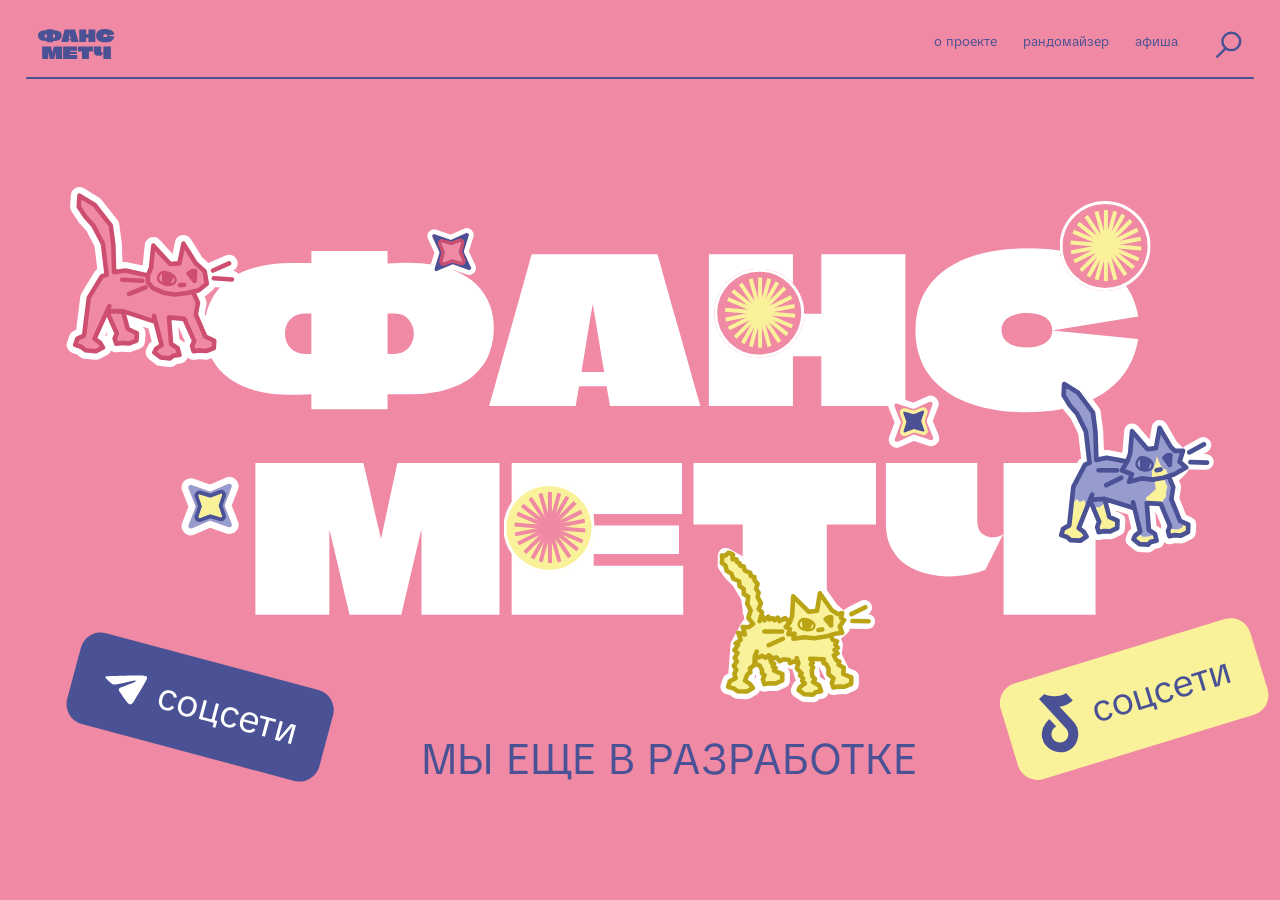
<file: docs/index.html>
<!doctype html><html lang="ru"><head><meta charset="UTF-8"/><meta name="viewport" content="width=device-width,initial-scale=1"/><title>фансметч</title><script defer="defer" src="index.js"></script><script defer="defer" src="plug.js"></script><link href="index.css" rel="stylesheet"></head><body><div class="flex wrap fixed container hidden z1000"><div class="header flex jc-sb ai-e"><a href="index.html"><img src="images/68228074cebb8c527ddf.svg" class="header-logo pb1"></a><div class="flex"><a href="about.html" class="header-elem">о проекте</a> <a href="poster.html" class="header-elem">рандомайзер</a> <a href="random.html" class="header-elem">афиша</a> <img src="images/5820264775fe83f1c54e.svg" class="pb1 pl2 search"></div></div><div class="header-bottom"></div></div><main class="stub" id="stub"><div class="stub__stage"><div class="stub__logo" id="stubLogo" role="button" tabindex="0" aria-label="Сменить цвет"><img src="images/07f234915670b452e195.svg" alt="Фанс Метч"></div><div class="sticker sticker--cat-yellow"><img src="images/43b655aa3ab03500197d.svg" alt=""></div><div class="sticker sticker--cat-pink"><img src="images/f9732de940bbb950d132.svg" alt=""></div><div class="sticker sticker--cat-blue"><img src="images/06e4ebcf352ec237f371.svg" alt=""></div><div class="sticker sticker--star-top"><img src="images/f9c6defe0726110801ba.svg" alt=""></div><div class="sticker sticker--star-right"><img src="images/80070ed5bb671262f334.svg" alt=""></div><div class="sticker sticker--star-left"><img src="images/5c46b160d9dca95e8aeb.svg" alt=""></div><div class="sticker sticker--sun-top"><img src="images/ba8f6cd5feefbc3ebbf0.svg" alt=""></div><div class="sticker sticker--sun-middle"><img src="images/ba8f6cd5feefbc3ebbf0.svg" alt=""></div><div class="sticker sticker--sun-bottom"><img src="images/e176666f2c073d701d7a.svg" alt=""></div><a class="stub__social stub__social--tg" href="#"><img src="images/8234d01710232bcf56ad.svg" alt=""> <span>соцсети</span> </a><a class="stub__social stub__social--tiktok" href="#"><img src="images/4e1dcc3e95dc9a56c487.svg" alt=""> <span>соцсети</span></a><p class="stub__text">мы еще в разработке</p></div></main></body></html>
</file>
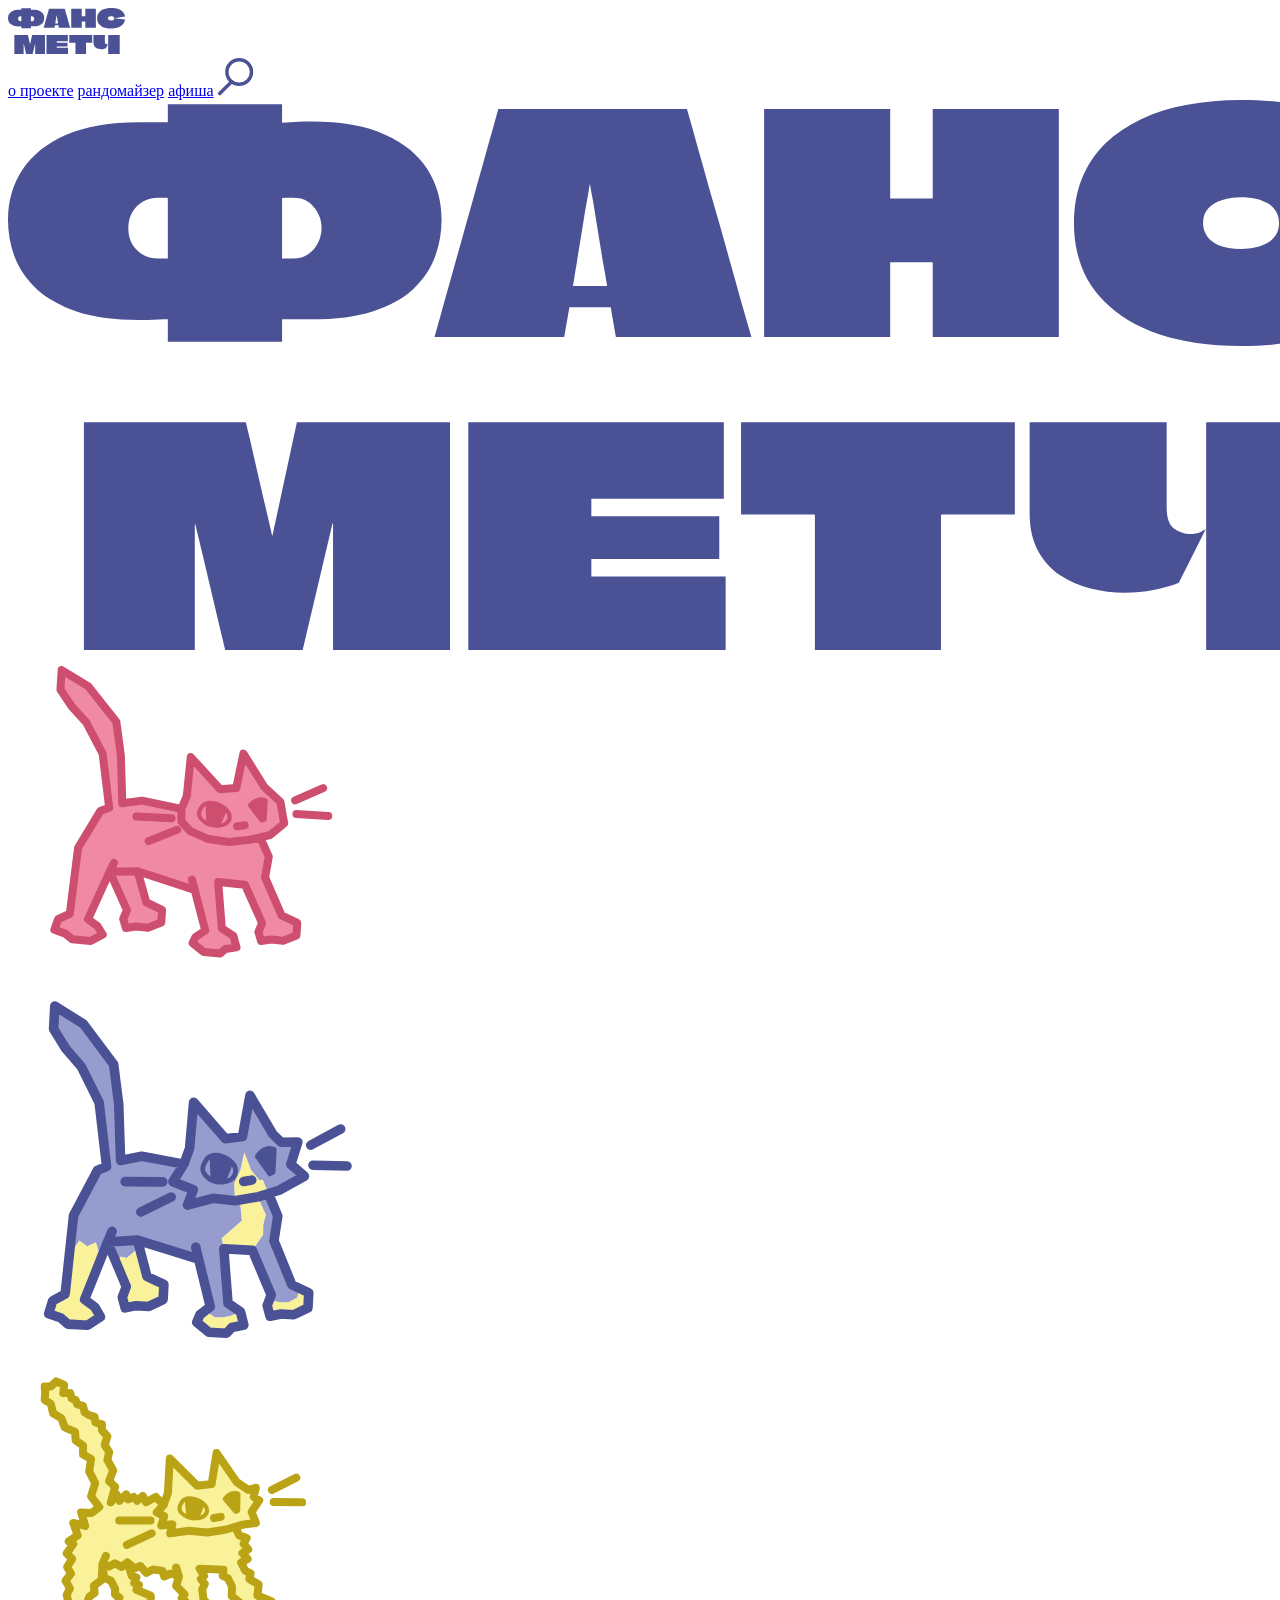
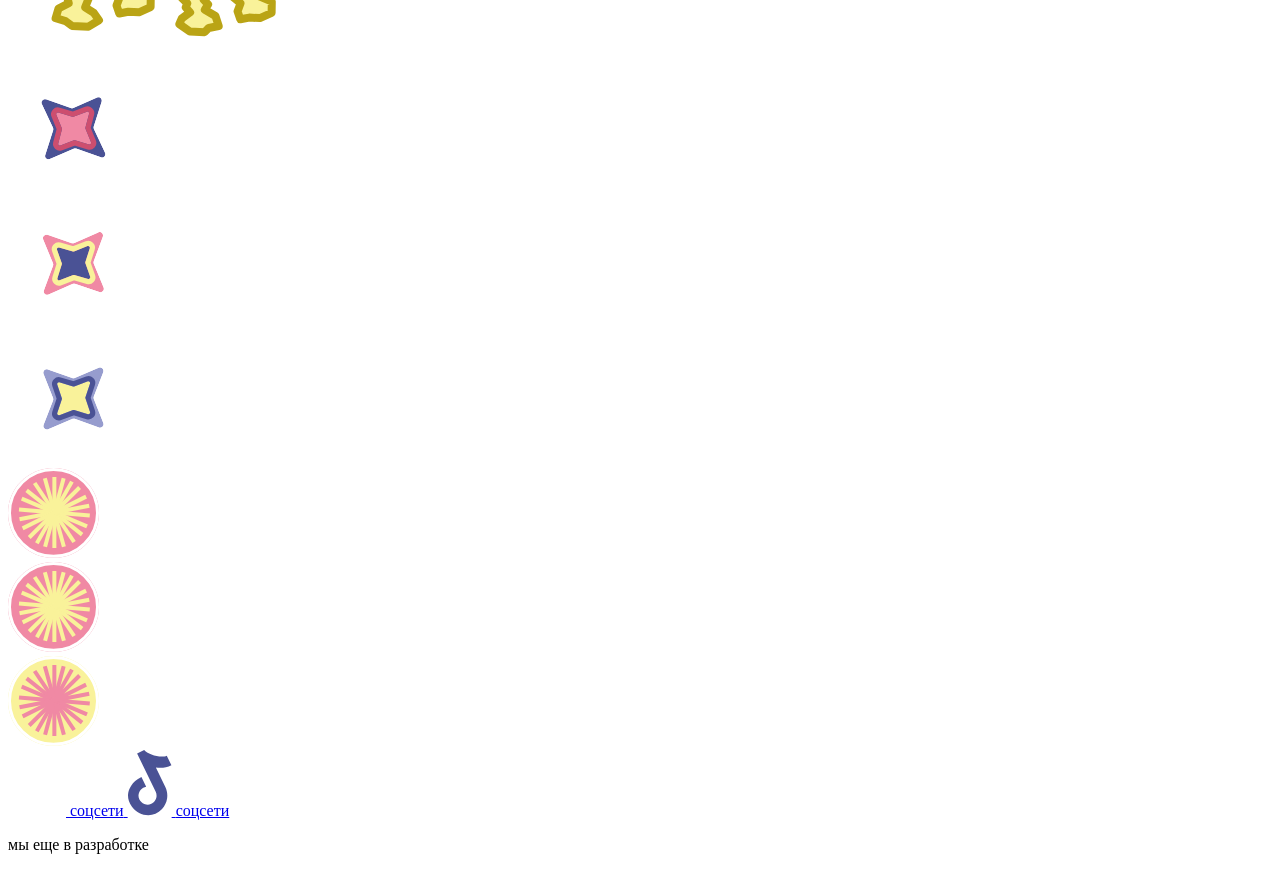
<file: src/index.html>
<!DOCTYPE html>
<html lang="ru">
  <head>
    <meta charset="UTF-8" />
    <meta name="viewport" content="width=device-width, initial-scale=1.0" />
    <title>фансметч</title>
  </head>
  <body>
    <div class="flex wrap fixed container hidden z1000">
      <div class="header flex jc-sb ai-e">
        <a href="index.html">
          <img src="./images/logo.svg" class="header-logo pb1">
        </a>
        <div class="flex">
          <a href="about.html" class="header-elem">о проекте</a>
          <a href="poster.html" class="header-elem">рандомайзер</a>
          <a href="random.html" class="header-elem">афиша</a>
          <img src="./images/search.svg" class="pb1 pl2 search">
        </div>
      </div>
      <div class="header-bottom"></div>
    </div>



    <main class="stub" id="stub">

    <!-- Сцена: все элементы расставлены в % от её размера -->
    <div class="stub__stage">

      <!-- Большой логотип. По клику меняются цвета страницы -->
      <div class="stub__logo" id="stubLogo" role="button" tabindex="0" aria-label="Сменить цвет">
        <img src="./images/plug/logo.svg" alt="Фанс Метч">
      </div>

      <!-- Картинки, которые покачиваются -->
      <div class="sticker sticker--cat-yellow"><img src="./images/plug/kot2.svg" alt=""></div>
      <div class="sticker sticker--cat-pink"><img src="./images/plug/kot3.svg" alt=""></div>
      <div class="sticker sticker--cat-blue"><img src="./images/plug/kot.svg" alt=""></div>

      <div class="sticker sticker--star-top"><img src="./images/plug/star3.svg" alt=""></div>
      <div class="sticker sticker--star-right"><img src="./images/plug/star2.svg" alt=""></div>
      <div class="sticker sticker--star-left"><img src="./images/plug/star.svg" alt=""></div>

      <div class="sticker sticker--sun-top"><img src="./images/plug/sun.svg" alt=""></div>
      <div class="sticker sticker--sun-middle"><img src="./images/plug/sun3.svg" alt=""></div>
      <div class="sticker sticker--sun-bottom"><img src="./images/plug/sun2.svg" alt=""></div>

      <!-- Кнопки соцсетей -->
      <a class="stub__social stub__social--tg" href="#">
        <img src="./images/plug/tg.svg" alt="">
        <span>соцсети</span>
      </a>

      <a class="stub__social stub__social--tiktok" href="#">
        <img src="./images/plug/tik-tok.svg" alt="">
        <span>соцсети</span>
      </a>

      <!-- Надпись внизу -->
      <p class="stub__text">мы еще в разработке</p>

    </div>

  </main>
  </body>
</html>
</file>
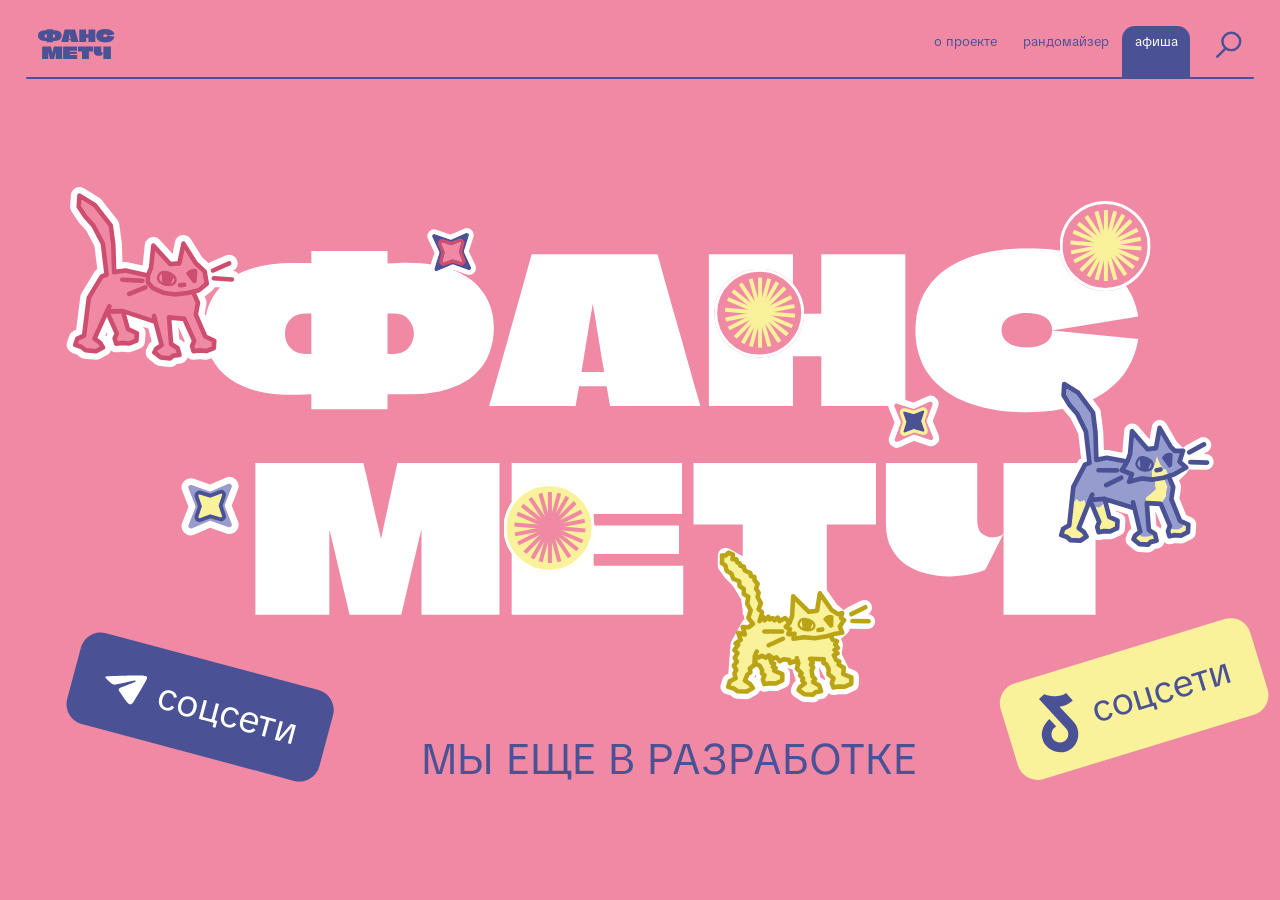
<file: docs/poster.html>
<!doctype html><html lang="ru"><head><meta charset="UTF-8"/><meta name="viewport" content="width=device-width,initial-scale=1"/><title>фансметч</title><script defer="defer" src="index.js"></script><script defer="defer" src="plug.js"></script><link href="index.css" rel="stylesheet"></head><body><div class="flex wrap fixed container hidden z1000"><div class="header flex jc-sb ai-e"><a href="index.html"><img src="images/68228074cebb8c527ddf.svg" class="header-logo pb1"></a><div class="flex"><a href="about.html" class="header-elem">о проекте</a> <a href="random.html" class="header-elem">рандомайзер</a> <a href="poster.html" class="header-elem active">афиша</a> <img src="images/5820264775fe83f1c54e.svg" class="pb1 pl2 search"></div></div><div class="header-bottom"></div></div><main class="stub" id="stub"><div class="stub__stage"><div class="stub__logo" id="stubLogo" role="button" tabindex="0" aria-label="Сменить цвет"><img src="images/07f234915670b452e195.svg" alt="Фанс Метч"></div><div class="sticker sticker--cat-yellow"><img src="images/43b655aa3ab03500197d.svg" alt=""></div><div class="sticker sticker--cat-pink"><img src="images/f9732de940bbb950d132.svg" alt=""></div><div class="sticker sticker--cat-blue"><img src="images/06e4ebcf352ec237f371.svg" alt=""></div><div class="sticker sticker--star-top"><img src="images/f9c6defe0726110801ba.svg" alt=""></div><div class="sticker sticker--star-right"><img src="images/80070ed5bb671262f334.svg" alt=""></div><div class="sticker sticker--star-left"><img src="images/5c46b160d9dca95e8aeb.svg" alt=""></div><div class="sticker sticker--sun-top"><img src="images/ba8f6cd5feefbc3ebbf0.svg" alt=""></div><div class="sticker sticker--sun-middle"><img src="images/ba8f6cd5feefbc3ebbf0.svg" alt=""></div><div class="sticker sticker--sun-bottom"><img src="images/e176666f2c073d701d7a.svg" alt=""></div><a class="stub__social stub__social--tg" href="#"><img src="images/8234d01710232bcf56ad.svg" alt=""> <span>соцсети</span> </a><a class="stub__social stub__social--tiktok" href="#"><img src="images/4e1dcc3e95dc9a56c487.svg" alt=""> <span>соцсети</span></a><p class="stub__text">мы еще в разработке</p></div></main></body></html>
</file>
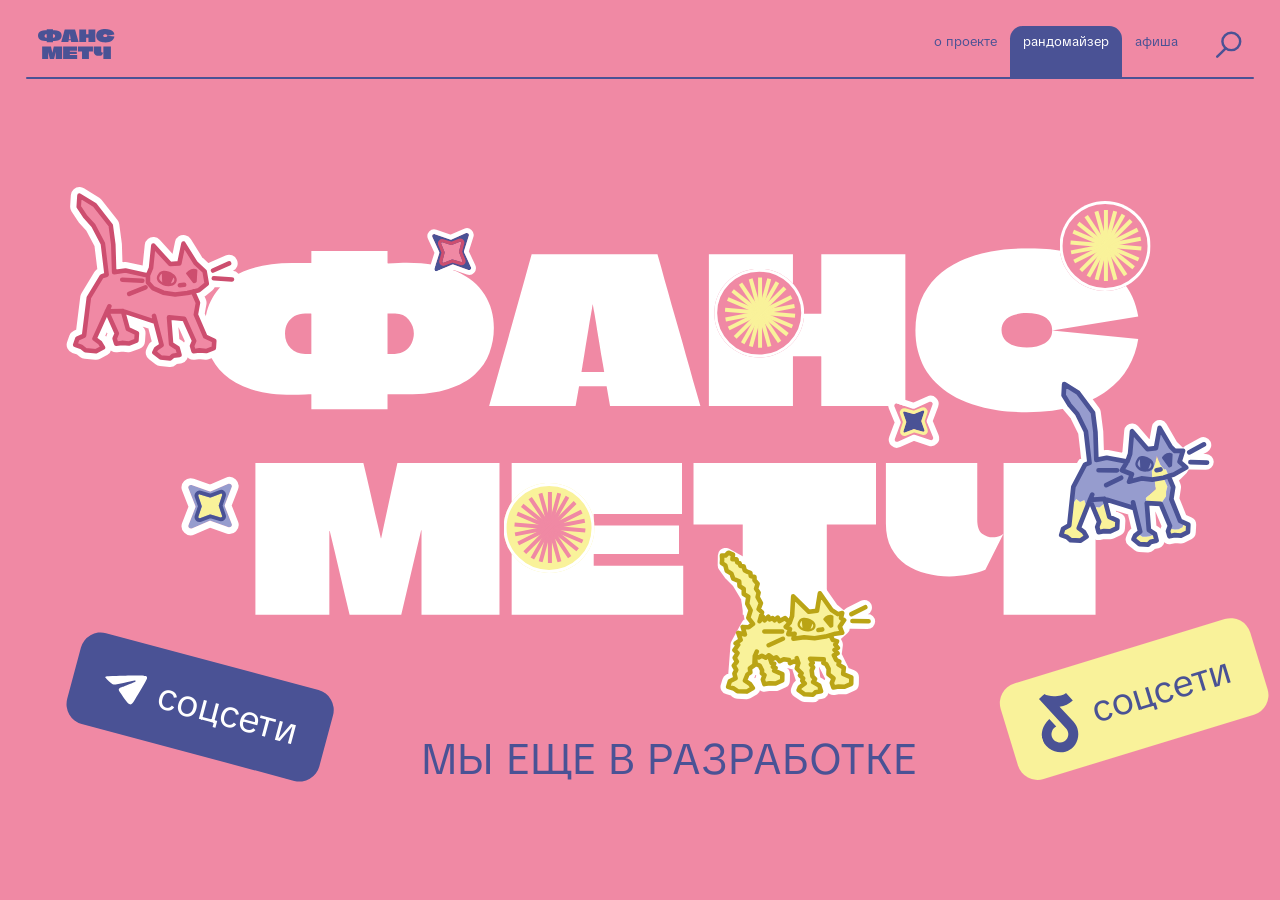
<file: docs/random.html>
<!doctype html><html lang="ru"><head><meta charset="UTF-8"/><meta name="viewport" content="width=device-width,initial-scale=1"/><title>фансметч</title><script defer="defer" src="index.js"></script><script defer="defer" src="plug.js"></script><link href="index.css" rel="stylesheet"></head><body><div class="flex wrap fixed container hidden z1000"><div class="header flex jc-sb ai-e"><a href="index.html"><img src="images/68228074cebb8c527ddf.svg" class="header-logo pb1"></a><div class="flex"><a href="about.html" class="header-elem">о проекте</a> <a href="random.html" class="header-elem active">рандомайзер</a> <a href="poster.html" class="header-elem">афиша</a> <img src="images/5820264775fe83f1c54e.svg" class="pb1 pl2 search"></div></div><div class="header-bottom"></div></div><main class="stub" id="stub"><div class="stub__stage"><div class="stub__logo" id="stubLogo" role="button" tabindex="0" aria-label="Сменить цвет"><img src="images/07f234915670b452e195.svg" alt="Фанс Метч"></div><div class="sticker sticker--cat-yellow"><img src="images/43b655aa3ab03500197d.svg" alt=""></div><div class="sticker sticker--cat-pink"><img src="images/f9732de940bbb950d132.svg" alt=""></div><div class="sticker sticker--cat-blue"><img src="images/06e4ebcf352ec237f371.svg" alt=""></div><div class="sticker sticker--star-top"><img src="images/f9c6defe0726110801ba.svg" alt=""></div><div class="sticker sticker--star-right"><img src="images/80070ed5bb671262f334.svg" alt=""></div><div class="sticker sticker--star-left"><img src="images/5c46b160d9dca95e8aeb.svg" alt=""></div><div class="sticker sticker--sun-top"><img src="images/ba8f6cd5feefbc3ebbf0.svg" alt=""></div><div class="sticker sticker--sun-middle"><img src="images/ba8f6cd5feefbc3ebbf0.svg" alt=""></div><div class="sticker sticker--sun-bottom"><img src="images/e176666f2c073d701d7a.svg" alt=""></div><a class="stub__social stub__social--tg" href="#"><img src="images/8234d01710232bcf56ad.svg" alt=""> <span>соцсети</span> </a><a class="stub__social stub__social--tiktok" href="#"><img src="images/4e1dcc3e95dc9a56c487.svg" alt=""> <span>соцсети</span></a><p class="stub__text">мы еще в разработке</p></div></main></body></html>
</file>
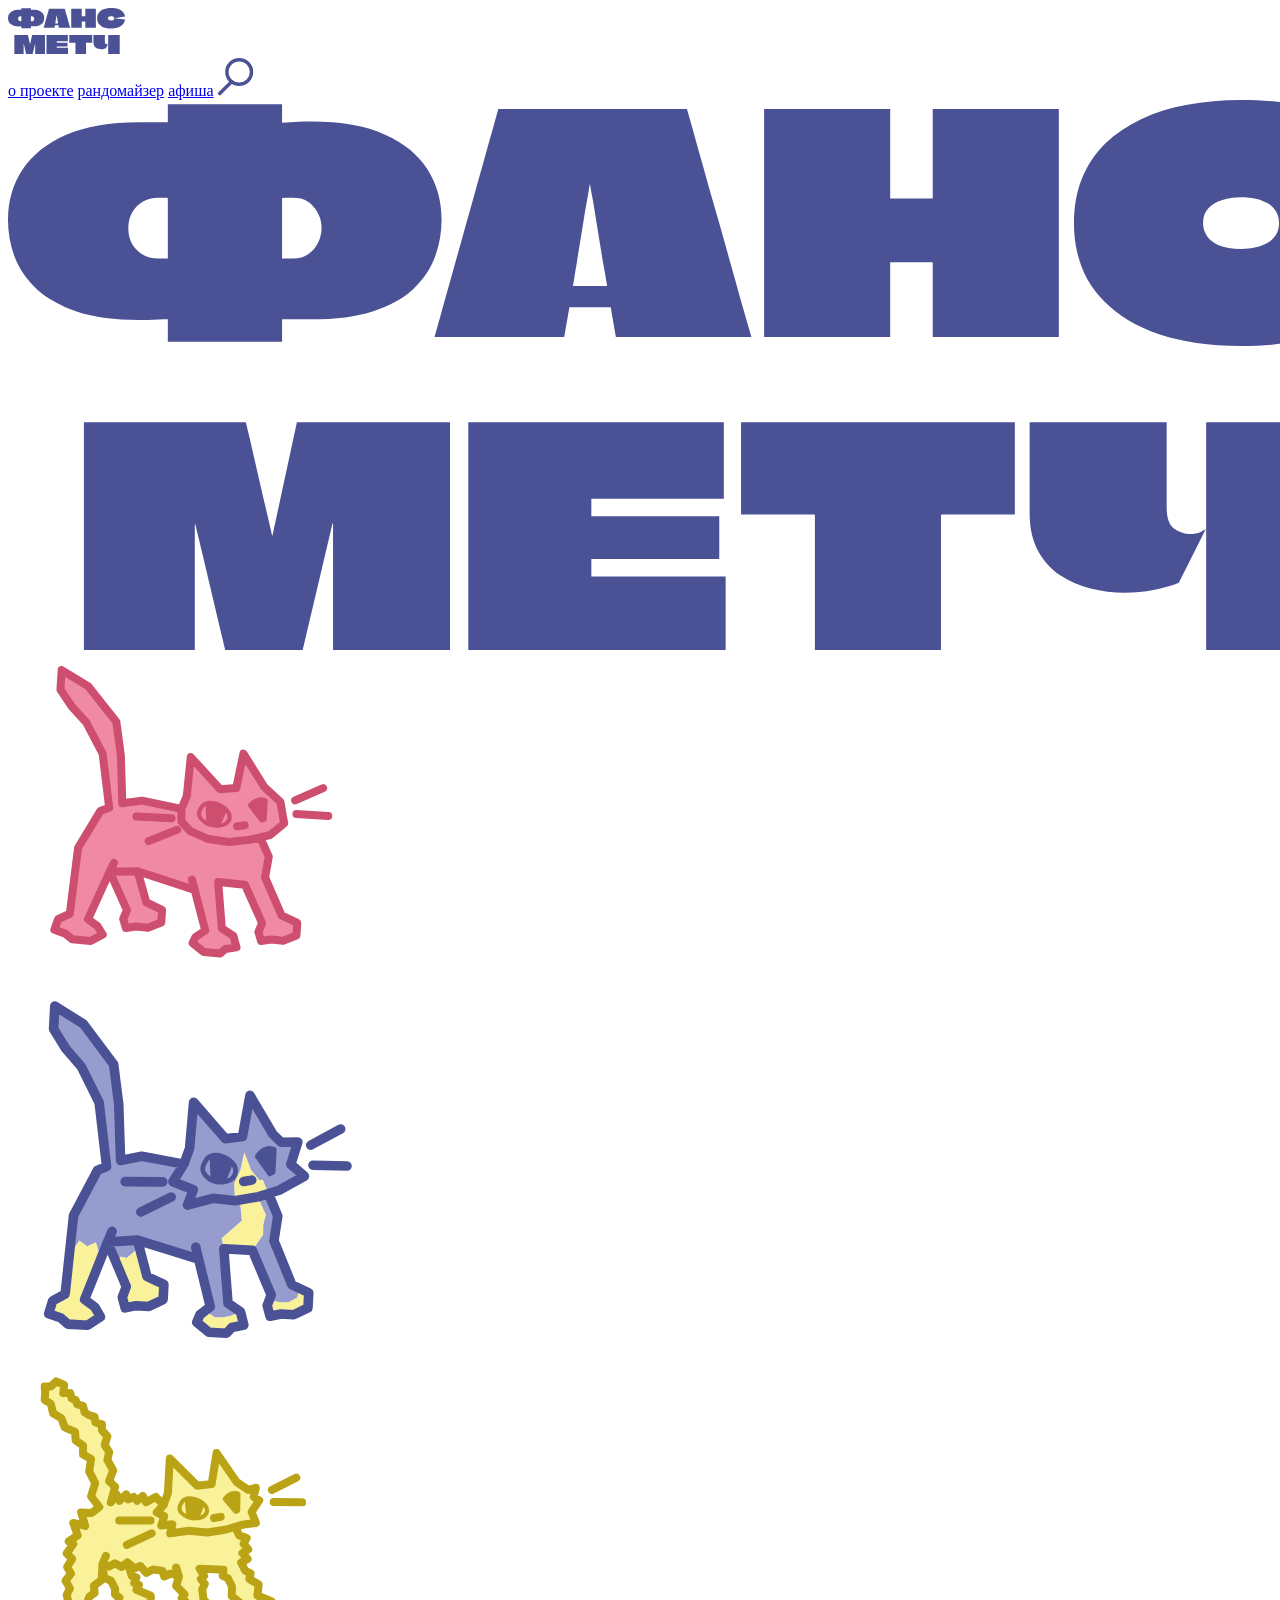
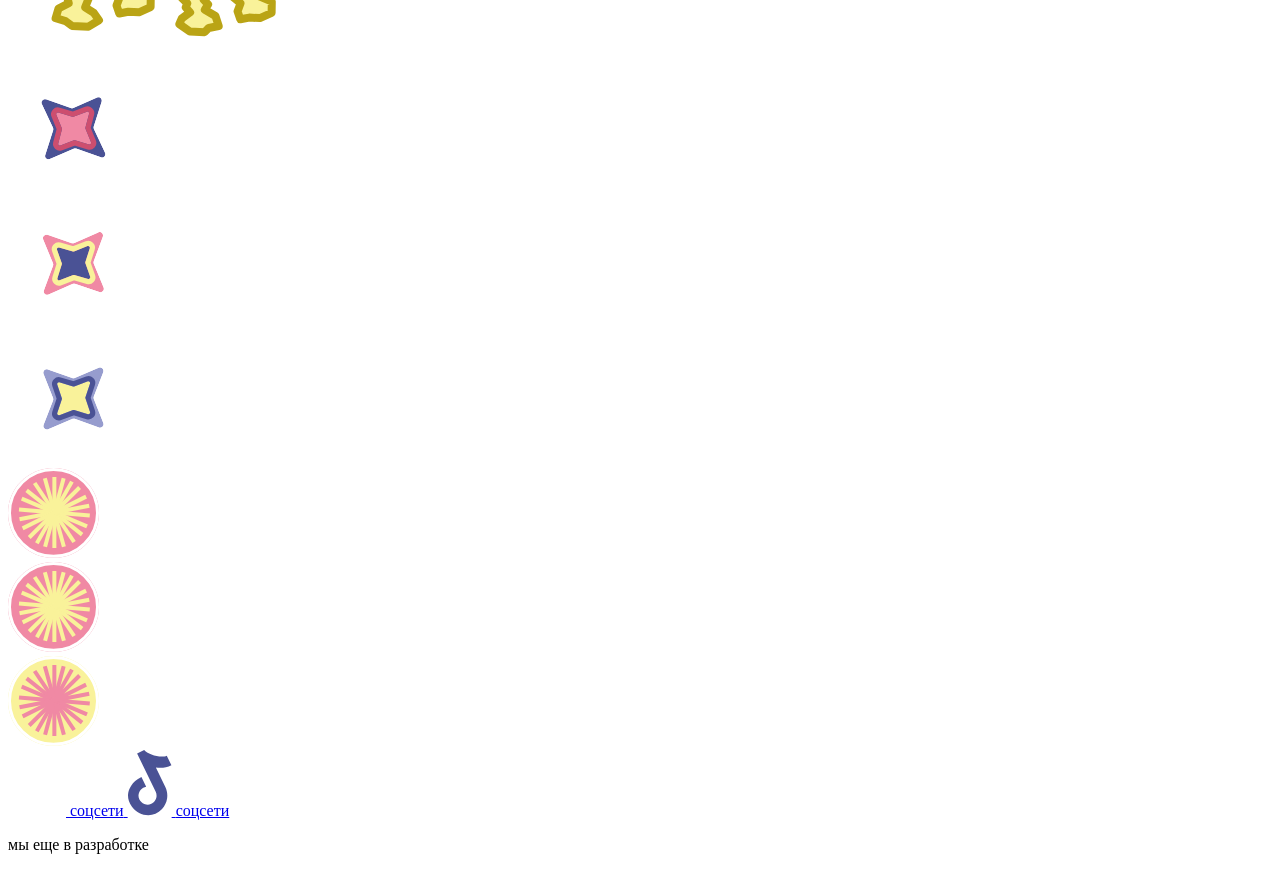
<file: docs/pages/poster.html>
<!DOCTYPE html>
<html lang="ru">
  <head>
    <meta charset="UTF-8" />
    <meta name="viewport" content="width=device-width, initial-scale=1.0" />
    <title>фансметч</title>
  </head>
  <body>
    <div class="flex wrap fixed container hidden z1000">
      <div class="header flex jc-sb ai-e">
        <a href="index.html">
          <img src="../images/logo.svg" class="header-logo pb1">
        </a>
        <div class="flex">
          <a href="about.html" class="header-elem">о проекте</a>
          <a href="random.html" class="header-elem">рандомайзер</a>
          <a href="poster.html" class="header-elem active">афиша</a>
          <img src="../images/search.svg" class="pb1 pl2 search">
        </div>
      </div>
      <div class="header-bottom"></div>
    </div>




    <main class="stub" id="stub">

    <!-- Сцена: все элементы расставлены в % от её размера -->
    <div class="stub__stage">

      <!-- Большой логотип. По клику меняются цвета страницы -->
      <div class="stub__logo" id="stubLogo" role="button" tabindex="0" aria-label="Сменить цвет">
        <img src="../images/plug/logo.svg" alt="Фанс Метч">
      </div>

      <!-- Картинки, которые покачиваются -->
      <div class="sticker sticker--cat-yellow"><img src="../images/plug/kot2.svg" alt=""></div>
      <div class="sticker sticker--cat-pink"><img src="../images/plug/kot3.svg" alt=""></div>
      <div class="sticker sticker--cat-blue"><img src="../images/plug/kot.svg" alt=""></div>

      <div class="sticker sticker--star-top"><img src="../images/plug/star3.svg" alt=""></div>
      <div class="sticker sticker--star-right"><img src="../images/plug/star2.svg" alt=""></div>
      <div class="sticker sticker--star-left"><img src="../images/plug/star.svg" alt=""></div>

      <div class="sticker sticker--sun-top"><img src="../images/plug/sun.svg" alt=""></div>
      <div class="sticker sticker--sun-middle"><img src="../images/plug/sun3.svg" alt=""></div>
      <div class="sticker sticker--sun-bottom"><img src="../images/plug/sun2.svg" alt=""></div>

      <!-- Кнопки соцсетей -->
      <a class="stub__social stub__social--tg" href="#">
        <img src="../images/plug/tg.svg" alt="">
        <span>соцсети</span>
      </a>

      <a class="stub__social stub__social--tiktok" href="#">
        <img src="../images/plug/tik-tok.svg" alt="">
        <span>соцсети</span>
      </a>

      <!-- Надпись внизу -->
      <p class="stub__text">мы еще в разработке</p>

    </div>

  </main>
  </body>
</html>
</file>
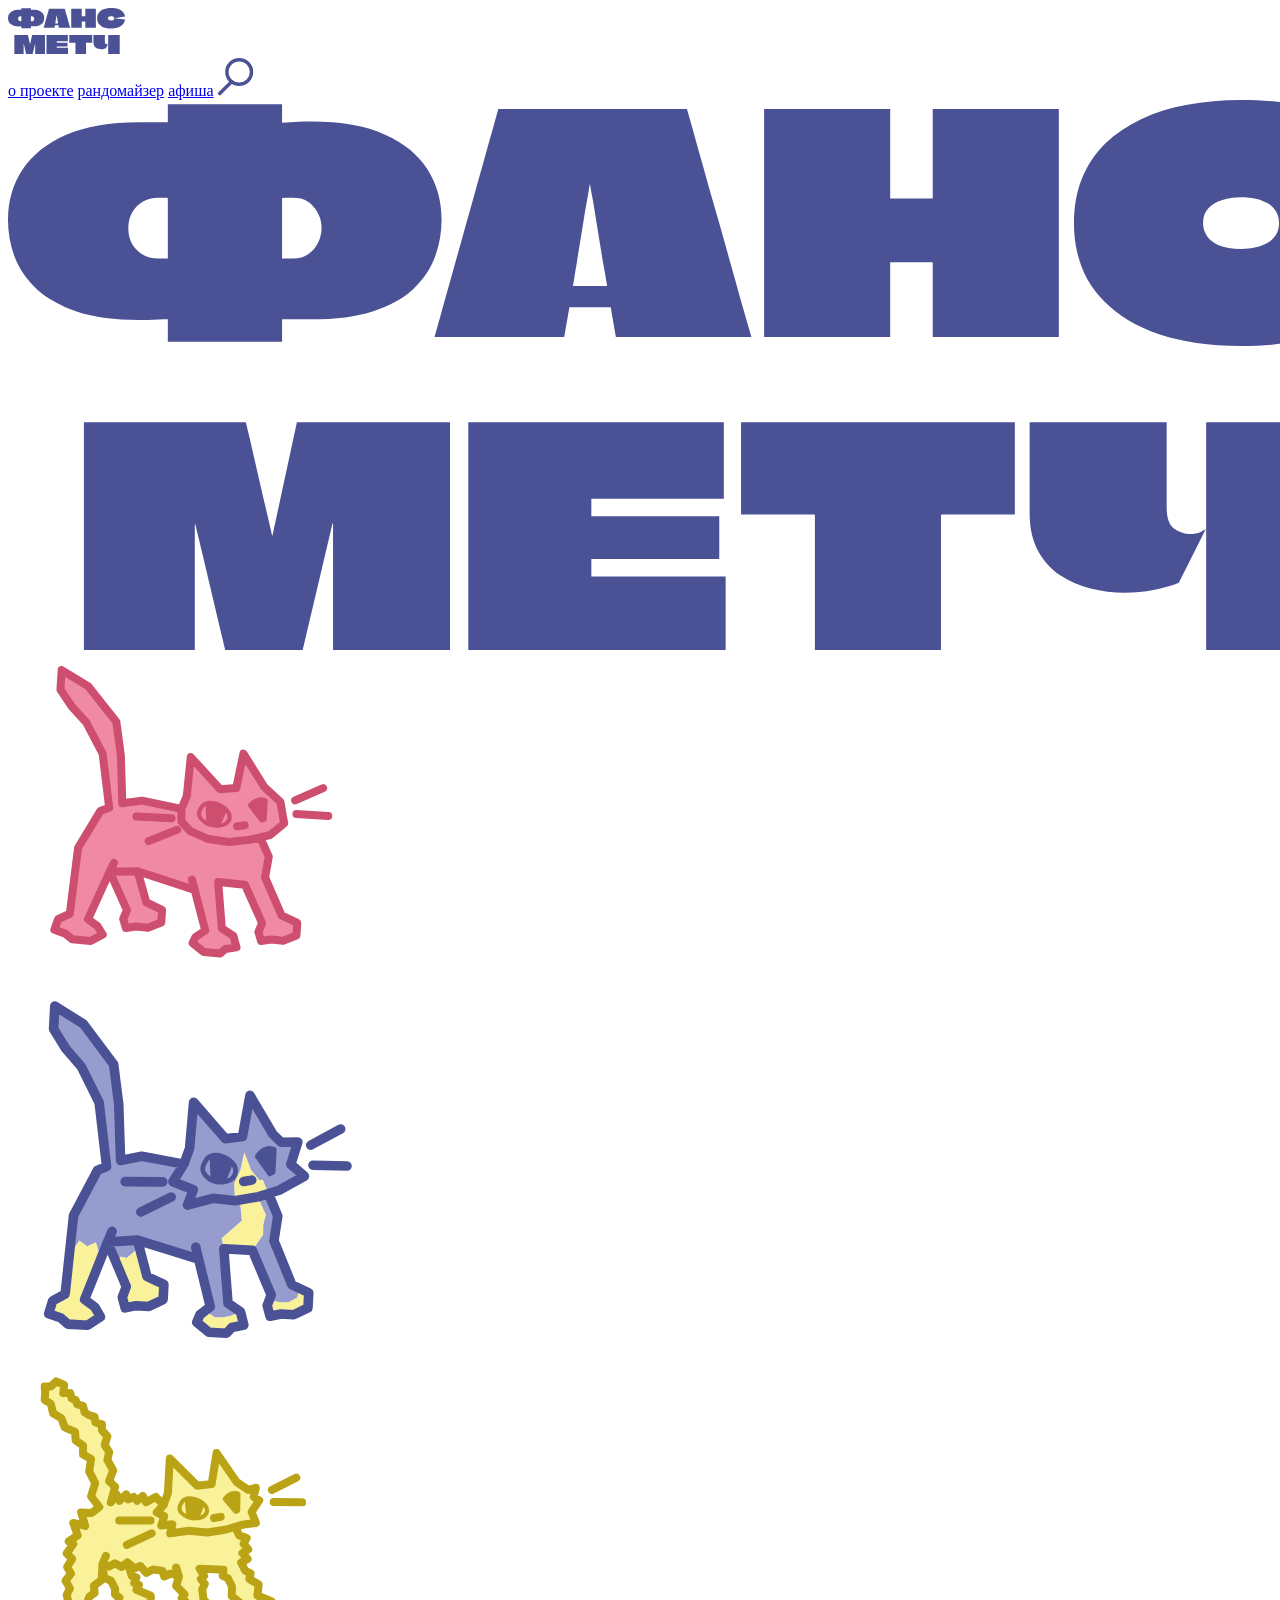
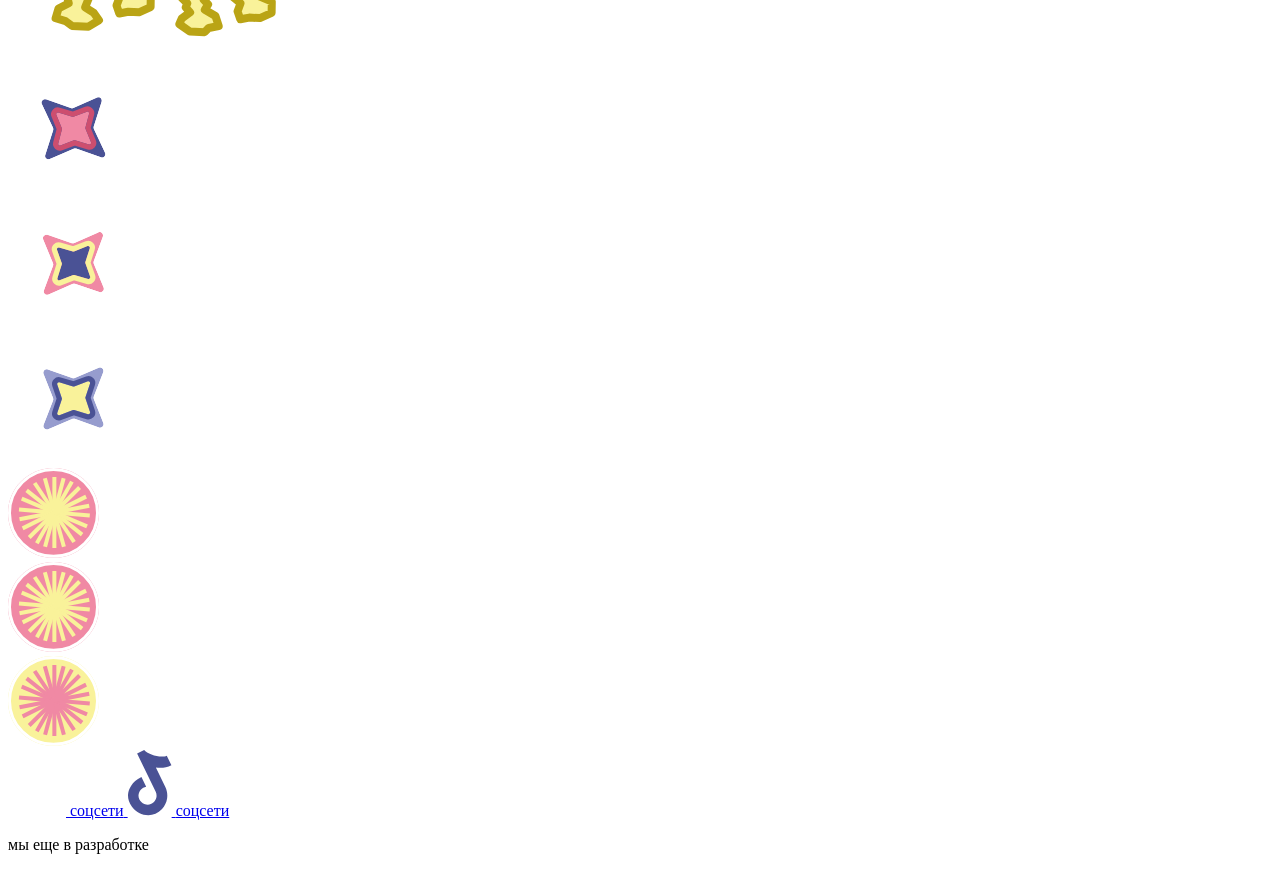
<file: docs/pages/random.html>
<!DOCTYPE html>
<html lang="ru">
  <head>
    <meta charset="UTF-8" />
    <meta name="viewport" content="width=device-width, initial-scale=1.0" />
    <title>фансметч</title>
  </head>
  <body>
    <div class="flex wrap fixed container hidden z1000">
      <div class="header flex jc-sb ai-e">
        <a href="index.html">
          <img src="../images/logo.svg" class="header-logo pb1">
        </a>
        <div class="flex">
          <a href="about.html" class="header-elem">о проекте</a>
          <a href="random.html" class="header-elem active">рандомайзер</a>
          <a href="poster.html" class="header-elem">афиша</a>
          <img src="../images/search.svg" class="pb1 pl2 search">
        </div>
      </div>
      <div class="header-bottom"></div>
    </div>





    <main class="stub" id="stub">

    <!-- Сцена: все элементы расставлены в % от её размера -->
    <div class="stub__stage">

      <!-- Большой логотип. По клику меняются цвета страницы -->
      <div class="stub__logo" id="stubLogo" role="button" tabindex="0" aria-label="Сменить цвет">
        <img src="../images/plug/logo.svg" alt="Фанс Метч">
      </div>

      <!-- Картинки, которые покачиваются -->
      <div class="sticker sticker--cat-yellow"><img src="../images/plug/kot2.svg" alt=""></div>
      <div class="sticker sticker--cat-pink"><img src="../images/plug/kot3.svg" alt=""></div>
      <div class="sticker sticker--cat-blue"><img src="../images/plug/kot.svg" alt=""></div>

      <div class="sticker sticker--star-top"><img src="../images/plug/star3.svg" alt=""></div>
      <div class="sticker sticker--star-right"><img src="../images/plug/star2.svg" alt=""></div>
      <div class="sticker sticker--star-left"><img src="../images/plug/star.svg" alt=""></div>

      <div class="sticker sticker--sun-top"><img src="../images/plug/sun.svg" alt=""></div>
      <div class="sticker sticker--sun-middle"><img src="../images/plug/sun3.svg" alt=""></div>
      <div class="sticker sticker--sun-bottom"><img src="../images/plug/sun2.svg" alt=""></div>

      <!-- Кнопки соцсетей -->
      <a class="stub__social stub__social--tg" href="#">
        <img src="../images/plug/tg.svg" alt="">
        <span>соцсети</span>
      </a>

      <a class="stub__social stub__social--tiktok" href="#">
        <img src="../images/plug/tik-tok.svg" alt="">
        <span>соцсети</span>
      </a>

      <!-- Надпись внизу -->
      <p class="stub__text">мы еще в разработке</p>

    </div>

  </main>
  </body>
</html>
</file>
<file: docs/index.css>
a,abbr,acronym,address,applet,article,aside,audio,b,big,blockquote,body,canvas,caption,center,cite,code,dd,del,details,dfn,div,dl,dt,em,embed,fieldset,figcaption,figure,footer,form,h1,h2,h3,h4,h5,h6,header,hgroup,html,i,iframe,img,ins,kbd,label,legend,li,mark,menu,nav,object,ol,output,p,pre,q,ruby,s,samp,section,small,span,strike,strong,sub,summary,sup,table,tbody,td,tfoot,th,thead,time,tr,tt,u,ul,var,video{border:0;font-size:100%;font:inherit;margin:0;padding:0;vertical-align:baseline}article,aside,details,figcaption,figure,footer,header,hgroup,menu,nav,section{display:block}body{line-height:1}ol,ul{list-style:none}blockquote,q{quotes:none}blockquote:after,blockquote:before,q:after,q:before{content:"";content:none}table{border-collapse:collapse;border-spacing:0}@font-face{font-display:swap;font-family:TikTok Sans;font-style:normal;font-weight:400;src:url(123f509a6f10940c04c6.eot);src:url(123f509a6f10940c04c6.eot?#iefix) format("embedded-opentype"),url(fonts/1bfd345b16cdeba31842.woff2) format("woff2"),url(fonts/e6176f600bc506524dbc.woff) format("woff"),url(fonts/6dcdc27ece39dd23b53e.ttf) format("truetype")}@font-face{font-display:swap;font-family:Climate Crisis;font-style:normal;font-weight:400;src:url(ed7ab6d2eea96789ac25.eot);src:url(ed7ab6d2eea96789ac25.eot?#iefix) format("embedded-opentype"),url(fonts/de38fa97cff895504628.woff2) format("woff2"),url(fonts/9f90392df662278afb25.woff) format("woff"),url(fonts/c2653c80c45c899f349c.ttf) format("truetype")}@font-face{font-display:swap;font-family:TikTok Sans;font-style:normal;font-weight:700;src:url(0992f17556f63aff47a5.eot);src:url(0992f17556f63aff47a5.eot?#iefix) format("embedded-opentype"),url(fonts/55b28db76528f0950260.woff2) format("woff2"),url(fonts/077158ec800ea1868286.woff) format("woff"),url(fonts/b1f1e9b3b5ffbb6b4a41.ttf) format("truetype")}.hidden{overflow:hidden}.fixed{position:fixed}.rel{position:relative}.inline{display:inline}.flex{display:flex}.gap2{gap:2vw}.wrap{flex-wrap:wrap}.jc-sb{justify-content:space-between}.jc-c{justify-content:center}.ai-c{align-items:center}.ai-e{align-items:end}.ta-c{text-align:center}.pb1{padding-bottom:1vw}.pb3{padding-bottom:3vw}.pl2{padding-left:2vw}.p08-1{padding:.8vw 1vw}.mar0{margin:0!important}.width14{width:14vw}.width26{width:26vw}.width65{width:65vw}.z1000{z-index:1000}.bgc-b{background-color:#4a5295}.bgc-p{background-color:#f089a4}.bgc-y{background-color:#f9f29a}.bgc-w{background-color:#fff!important}.fc-w{color:#fff!important}.fc-y{color:#f9f29a}.fc-p{color:#f089a4}.fc-b{color:#4a5295}.fs1{font-size:1.15vw}.fs3{font-size:3vw}.fs9{font-size:9vw}.tt-none{text-transform:none}.td-ul{text-decoration:underline}.font-cc{font-family:Climate Crisis}.bold{font-weight:700}.space-small{height:4vw}.space-big{height:6vw}.container{width:100vw}.content-container{margin:0 3vw}.header{margin:1vw 2vw 0;padding:1vw 1vw 0;width:100%}.header-logo{width:6vw}.header-bottom{background-color:#4a5295;border-radius:.1vw;height:.2vw;margin:0 2vw;width:100%}.header-elem{padding:.5vw 1vw 2vw}.header-elem.active{background-color:#4a5295;border-radius:1vw 1vw 0 0;color:#fff}.search{width:4vw}.about-cats{bottom:2vw;left:30vw;margin-bottom:-7vw;width:45.3vw}.about-flower{width:13.8vw}.about-values{margin-bottom:-15vw}.about-card{border-radius:2.6vw;height:41vw;padding:2vw 2.6vw;width:31.25vw}.about-card img{border-radius:2.6vw;height:22.4vw;margin:0 2vw 2vw;width:22.4vw}.about-role-border{border:.2vw solid #fff}.about-role img{max-width:100%;width:2vw}.bor-rad1{border-radius:1vw}.footer{position:relative;width:100%}.footer__logos{align-items:flex-start;display:flex;justify-content:space-between;left:0;padding:2%;pointer-events:none;position:absolute;top:0;width:100%}.footer__logo{display:block;pointer-events:auto}.footer__logo img{display:block;height:auto;width:100%}.footer__logo--main{width:20%}.footer__logo--school{width:17%}.shaker{aspect-ratio:8/5;background:linear-gradient(180deg,#fff 0,#f089a4);overflow:hidden;position:relative;touch-action:pan-y;user-select:none;-webkit-user-select:none;width:100%}.shaker__header{align-items:flex-start;display:flex;justify-content:center;left:0;padding:2%;pointer-events:none;position:absolute;top:0;width:100%}.shaker__socials{align-items:center;display:flex;flex-direction:column;gap:.6vw;pointer-events:auto;width:15%}.shaker__socials-title{color:#4650a8;font-size:.8vw}.shaker__socials-list{display:flex;gap:1vw}.shaker__social{display:block;width:3.4vw}.shaker__social img{display:block;height:auto;width:100%}.shaker__field{bottom:0;right:0}.shaker__field,.shaker__item{left:0;position:absolute;top:0}.shaker__item{cursor:grab;touch-action:none;will-change:transform}.shaker__item:active{cursor:grabbing}.shaker__item img{display:block;height:auto;pointer-events:none;width:100%;-webkit-user-drag:none}.shaker__item--cat{width:17%}.shaker__item--star-big{width:10%}.shaker__item--star-small{width:6%}.shaker__item--sun{width:5%}.stub{align-items:center;background:#f089a4;display:flex;min-height:100vh;overflow:hidden;transition:background .5s ease}.stub__stage{aspect-ratio:16/9;position:relative;width:100%}.stub__logo{cursor:pointer;left:52.5%;position:absolute;top:47.5%;transform:translate(-50%,-50%);width:73%;-webkit-tap-highlight-color:transparent}.stub__logo img{display:block;filter:brightness(0) invert(1);height:auto;pointer-events:none;transition:filter .5s ease;width:100%}.sticker{pointer-events:none;position:absolute;transform:translate(-50%,-50%)}.sticker img{animation-iteration-count:infinite;animation-timing-function:ease-in-out;display:block;height:auto;width:100%}.sticker--cat-yellow{left:11.4%;top:26.7%;width:15.2%}.sticker--cat-pink{left:88.2%;top:52.7%;width:13.7%}.sticker--cat-blue{left:61.6%;top:74.8%;width:13.6%}.sticker--star-top{left:35.3%;top:22.5%;width:6.3%}.sticker--star-right{left:71.4%;top:46.1%;width:6.6%}.sticker--star-left{left:16.4%;top:57.8%;width:7.4%}.sticker--sun-top{left:86.3%;top:21.7%;width:7.1%}.sticker--sun-middle{left:59.3%;top:31%;width:7%}.sticker--sun-bottom{left:42.9%;top:60.8%;width:7.1%}.sticker--cat-yellow img{animation-delay:-1s;animation-duration:6s;animation-name:float-1}.sticker--cat-pink img{animation-delay:-3s;animation-duration:7s;animation-name:float-2}.sticker--cat-blue img{animation-delay:-5s;animation-duration:8s;animation-name:float-3}.sticker--star-top img{animation-delay:-2s;animation-duration:5s;animation-name:float-2}.sticker--star-right img{animation-delay:-4s;animation-duration:6.5s;animation-name:float-1}.sticker--star-left img{animation-delay:-1s;animation-duration:7.5s;animation-name:float-3}.sticker--sun-top img{animation-delay:-3s;animation-duration:6s;animation-name:float-3}.sticker--sun-middle img{animation-delay:-5s;animation-duration:7s;animation-name:float-1}.sticker--sun-bottom img{animation-delay:-2s;animation-duration:5.5s;animation-name:float-2}@keyframes float-1{0%,to{transform:translate(0) rotate(0deg)}50%{transform:translate(.4vw,-.9vw) rotate(2deg)}}@keyframes float-2{0%,to{transform:translate(0) rotate(0deg)}50%{transform:translate(-.5vw,.8vw) rotate(-2.5deg)}}@keyframes float-3{0%,to{transform:translate(0) rotate(0deg)}33%{transform:translate(.6vw,-.5vw) rotate(1.5deg)}66%{transform:translate(-.4vw,-1vw) rotate(-1.5deg)}}.stub__social{align-items:center;border-radius:1.6vw;display:flex;font-size:2.9vw;gap:1.2vw;padding:1.5vw 2.4vw;position:absolute;text-decoration:none;transition:background .5s ease,transform .3s ease;white-space:nowrap}.stub__social img{display:block;height:auto;width:3.2vw}.stub__social--tg{background:#4a5295;color:#fff;left:15.6%;top:85.7%;transform:translate(-50%,-50%) rotate(15deg)}.stub__social--tg:hover{transform:translate(-50%,-50%) rotate(12deg) scale(1.05)}.stub__social--tiktok{background:#f9f29a;color:#4a5295;left:88.6%;top:84.6%;transform:translate(-50%,-50%) rotate(-17deg)}.stub__social--tiktok:hover{transform:translate(-50%,-50%) rotate(-14deg) scale(1.05)}.stub__text{color:#4a5295;font-size:3.3vw;left:52.3%;position:absolute;text-transform:uppercase;top:93%;transform:translate(-50%,-50%);white-space:nowrap}.stub.is-white{background:#fff}.stub.is-white .stub__logo img{filter:none}.stub.is-white .stub__social--tg{background:#f089a4}.test{height:10000px}*{box-sizing:border-box}body{background-color:#fff;color:#4a5295;font-family:TikTok Sans}h1{font-family:Climate Crisis;font-size:12vw;line-height:150%;padding-top:6vw}h1,h2{text-transform:uppercase}h2{font-family:TikTok Sans;font-size:6.7vw;line-height:90%;padding-bottom:.8vw}p{font-size:2vw;line-height:130%}a{color:#4a5295;cursor:pointer;font-size:1vw;line-height:150%;text-decoration:none}@media (max-width:768px){h1{font-size:18vw;padding-top:26vw}h2{font-size:8vw;padding-bottom:.8vw}p{font-size:2vw}a{font-size:1.8vw}.pb1{padding-bottom:3vw}.pb3{padding-bottom:7vw}.width65{width:75vw}.fs1{font-size:1.8vw}.space-small{height:10vw}.space-big{height:15vw}.content-container{margin:0 3vw}.header-logo{width:10vw}.header-bottom{height:.4vw}.header-elem{padding:.5vw 1vw 1vw}.search{width:6vw}.about-cats{bottom:2vw;left:25vw;margin-bottom:-7vw;width:50vw}.about-flower{width:14vw}.about-card{height:65vw;margin-bottom:-21vw}.shaker{aspect-ratio:9/19}.shaker__header{align-items:center;flex-direction:column;gap:3vw;padding:6% 5%}.shaker__socials{gap:2vw;width:40%}.shaker__socials-title{font-size:2.6vw}.shaker__socials-list{gap:3vw}.shaker__social{width:9vw}.footer__logos{align-items:center;background:#f089a4;padding:5%;position:static}.footer__logo--main{width:45%}.footer__logo--school{width:42%}.shaker__item--cat{width:38%}.shaker__item--star-big{width:24%}.shaker__item--star-small{width:15%}.shaker__item--sun{width:13%}.stub__stage{aspect-ratio:9/16}.stub__logo{left:50%;top:30%;width:92%}.sticker--cat-yellow{left:22%;top:14%;width:34%}.sticker--cat-pink{left:78%;top:52%;width:30%}.sticker--cat-blue{left:36%;top:56%;width:30%}.sticker--star-top{left:62%;top:11%;width:13%}.sticker--star-right{left:82%;top:40%;width:14%}.sticker--star-left{left:12%;top:40%;width:16%}.sticker--sun-top{left:85%;top:17%;width:16%}.sticker--sun-middle{left:70%;top:24%;width:13%}.sticker--sun-bottom{left:50%;top:44%;width:15%}.stub__social{border-radius:4vw;font-size:7vw;gap:3vw;padding:3.5vw 6vw}.stub__social img{width:7.5vw}.stub__social--tg{left:50%;top:74%;transform:translate(-50%,-50%) rotate(8deg)}.stub__social--tiktok{left:50%;top:84%;transform:translate(-50%,-50%) rotate(-8deg)}.stub__text{font-size:5.5vw;left:50%;top:94%}}@media (prefers-reduced-motion:reduce){.sticker img{animation:none}}
</file>
